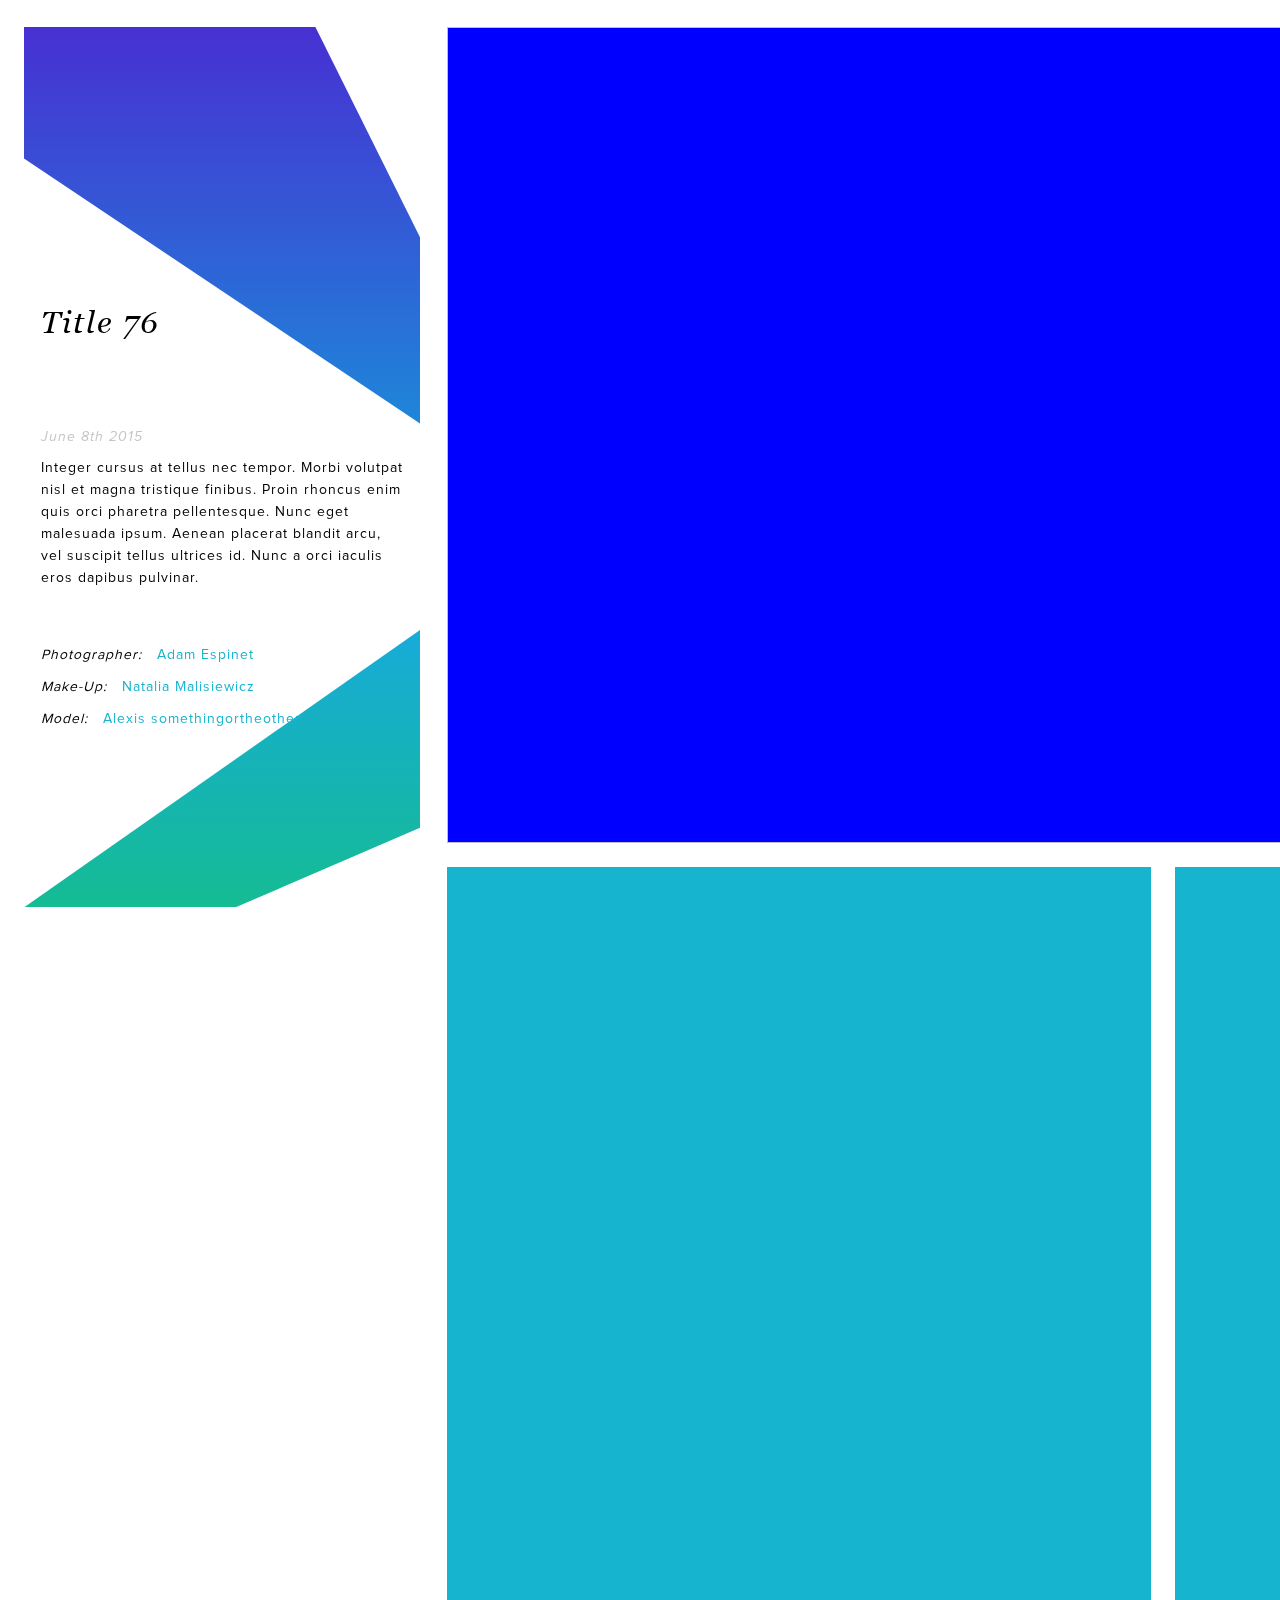
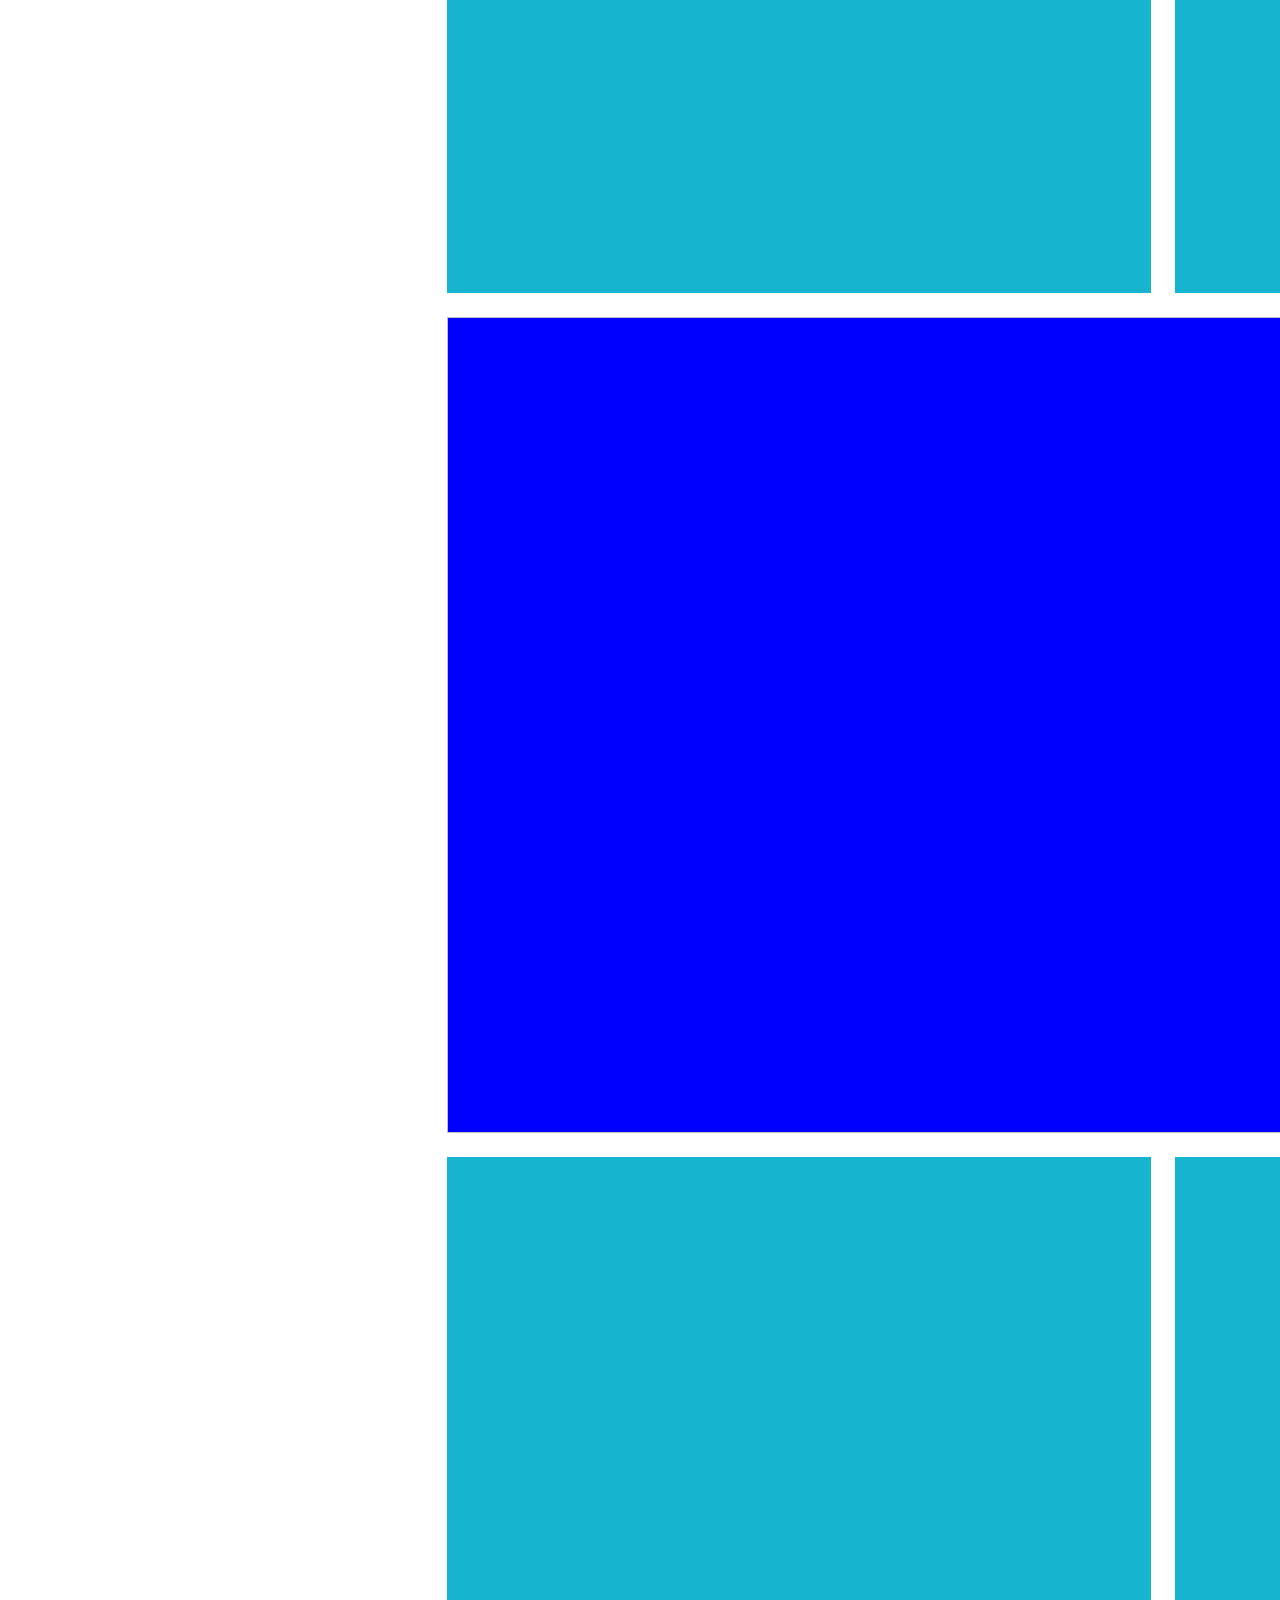
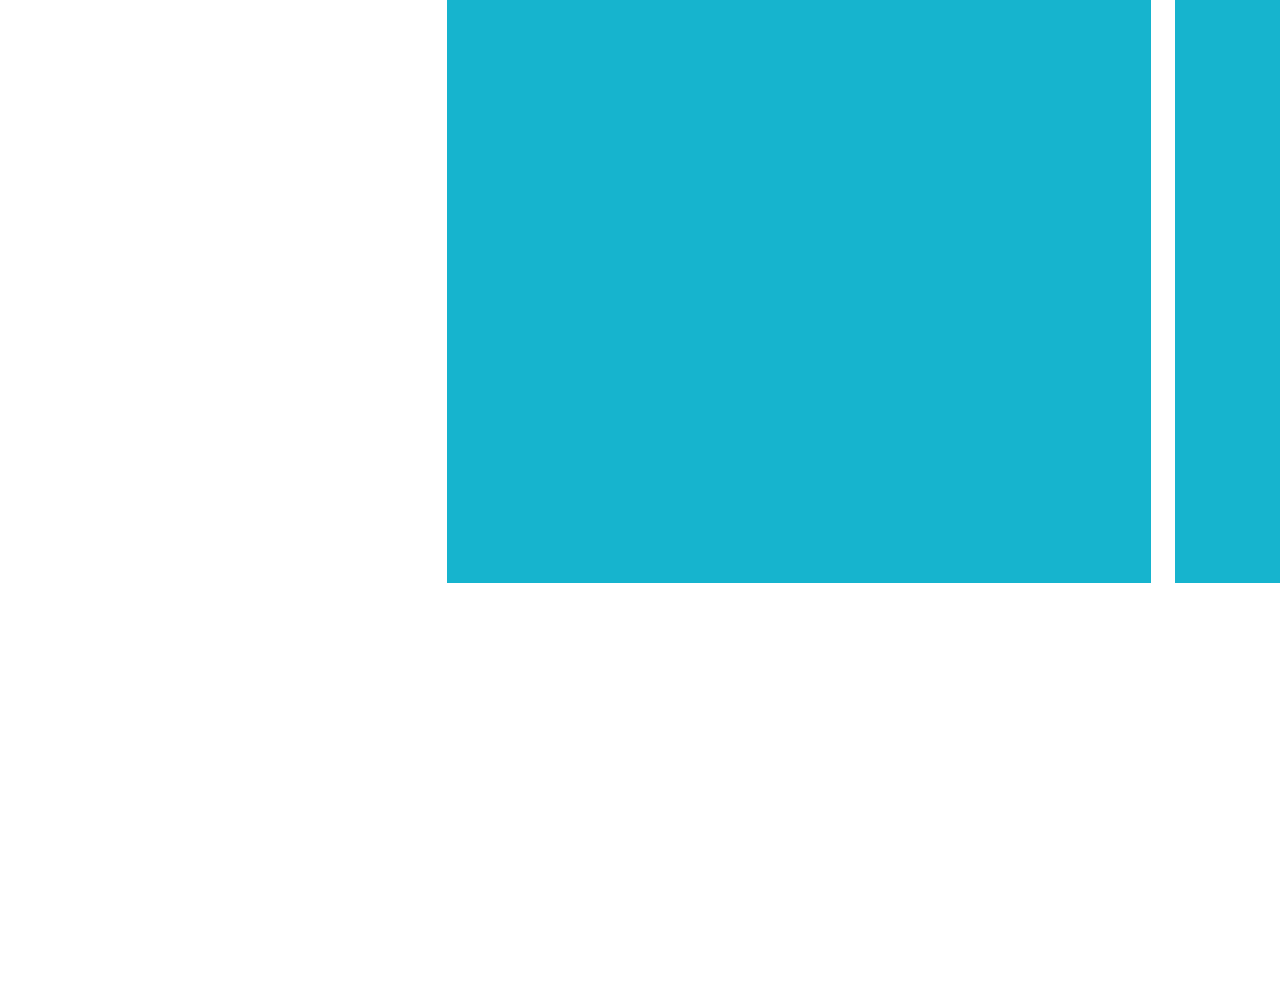
<file: adamespinet2015/portfolio.html>
<!DOCTYPE html>
<html>
  <head>
    <title>Adam Espinet</title>
    <link href='css/style.css' rel='stylesheet'>
  </head>
  <body>
    <div id='main-wrap'>
      <div id='write-up'>
        <div id='accents-portfolio'>
          <div id='shape-top'>
            <svg>
              <defs>
                <linearGradient id='grad5' x1='50%' x2='50%' y1='0%' y2='100%'>
                  <stop offset='0%' style='stop-color:rgb(71,48,210);stop-opacity:1'></stop>
                  <stop offset='100%' style='stop-color:rgb(30,134,217);stop-opacity:1'></stop>
                </linearGradient>
              </defs>
              <path d='M0,0 0,131.5 396,396.5 396,210.2 291.4,0z' fill='url(#grad5)'></path>
            </svg>
          </div>
          <div id='shape-bottom'>
            <svg>
              <defs>
                <linearGradient id='grad6' x1='50%' x2='50%' y1='0%' y2='100%'>
                  <stop offset='0%' style='stop-color:rgb(23,171,217);stop-opacity:1'></stop>
                  <stop offset='100%' style='stop-color:rgb(21,188,147);stop-opacity:1'></stop>
                </linearGradient>
              </defs>
              <path d='M396,0 0,277.4 211.3,277.4 396,197.8z' fill='url(#grad6)'></path>
            </svg>
          </div>
        </div>
        <div id='copy-portfolio'>
          <h3 class='g400i'>Title 76</h3>
          <h6 class='p400i'>June 8th 2015</h6>
          <p class='p400'>Integer cursus at tellus nec tempor. Morbi volutpat nisl et magna tristique finibus. Proin rhoncus enim quis orci pharetra pellentesque. Nunc eget malesuada ipsum. Aenean placerat blandit arcu, vel suscipit tellus ultrices id. Nunc a orci iaculis eros dapibus pulvinar.</p>
          <ul>
            <li class='p400'>
              Photographer: &nbsp;
              <a class='p400' href='index.html'>Adam Espinet</a>
            </li>
            <li class='p400'>
              Make-Up: &nbsp;
              <a class='p400' href='#'>Natalia Malisiewicz</a>
            </li>
            <li class='p400'>
              Model: &nbsp;
              <a class='p400' href='#'>Alexis somethingortheother</a>
            </li>
          </ul>
        </div>
      </div>
      <div id='photo-container'>
        <img class='photo-1column'>
        <div class='photo-2column'></div>
        <div class='photo-2column'></div>
        <img class='photo-1column'>
        <div class='photo-2column'></div>
        <div class='photo-2column'></div>
      </div>
    </div>
    <script src='https://ajax.googleapis.com/ajax/libs/jquery/1.11.3/jquery.min.js'></script>
    <script src='js/jquery.smoothState.min.js'></script>
    <script src='js/adamespinet.js'></script>
  </body>
</html>
</file>
<file: adamespinet2015/css/style.css>
html, body, div, span, applet, object, iframe,
h1, h2, h3, h4, h5, h6, p, blockquote, pre,
a, abbr, acronym, address, big, cite, code,
del, dfn, em, img, ins, kbd, q, s, samp,
small, strike, strong, sub, sup, tt, var,
b, u, i, center,
dl, dt, dd, ol, ul, li,
fieldset, form, label, legend,
table, caption, tbody, tfoot, thead, tr, th, td,
article, aside, canvas, details, figcaption, figure,
footer, header, hgroup, menu, nav, section, summary,
time, mark, audio, video {
  margin: 0;
  padding: 0;
  border: 0;
  outline: 0;
  font-size: 100%;
  font: inherit;
  vertical-align: baseline; }

/* HTML5 display-role reset for older browsers */
article, aside, details, figcaption, figure,
footer, header, hgroup, menu, nav, section {
  display: block; }

body {
  line-height: 1; }

ol, ul {
  list-style: none; }

blockquote, q {
  quotes: none; }

blockquote:before, blockquote:after,
q:before, q:after {
  content: "";
  content: none; }

/* remember to highlight inserts somehow */
ins {
  text-decoration: none; }

del {
  text-decoration: line-through; }

table {
  border-collapse: collapse;
  border-spacing: 0; }

/*# sourceMappingURL=reset.css.map */

html {
  width: 1855px;
  height: 4148px;
  margin: 27px 24px 27px 24px; }

body {
  width: 100%;
  height: 100%; }

#main-wrap {
  width: 100%;
  height: 100%; }

#wrap-top {
  height: 1839px; }
  #wrap-top #accents-top {
    height: 1839px;
    width: 100%;
    position: absolute;
    z-index: -1; }
  #wrap-top #home {
    height: 1053px;
    background-image: url("../img/BackgroundAbstract-70.jpg");
    background-position: 0 0;
    background-repeat: no-repeat;
    position: relative;
    z-index: -5; }
    #wrap-top #home #logo {
      width: 212px;
      height: 213px;
      display: block;
      margin: 0 auto;
      padding-top: 350px; }
    #wrap-top #home #head {
      width: 396px;
      margin: 0 auto;
      padding-top: 50px; }
      #wrap-top #home #head #name {
        text-align: center; }
      #wrap-top #home #head #title {
        text-align: center;
        padding-top: 10px; }
  #wrap-top #services {
    height: 840px; }
    #wrap-top #services .container {
      width: 1236px;
      height: 501px;
      margin: 0 auto;
      padding-top: 129px; }
      #wrap-top #services .container h3 {
        text-align: center; }
      #wrap-top #services .container #icons {
        width: 1026px;
        height: 296.5px;
        margin: 0 auto; }
        #wrap-top #services .container #icons .icon {
          width: 238.5px;
          height: 238.5px;
          float: left; }
          #wrap-top #services .container #icons .icon:nth-child(-n+3) {
            margin: 0 24px 0 0; }
          #wrap-top #services .container #icons .icon svg {
            width: 217px;
            height: 211px;
            display: block;
            margin: 0 auto;
            -webkit-transform: scale(0.65); }
            #wrap-top #services .container #icons .icon svg:hover path {
              fill: #fff; }
            #wrap-top #services .container #icons .icon svg path {
              fill: #fff; }
          #wrap-top #services .container #icons .icon h4 {
            text-align: center;
            margin-top: 40px; }
      #wrap-top #services .container #content {
        width: 1026px;
        height: 105px;
        margin: 0 auto;
        margin-top: 50px; }
        #wrap-top #services .container #content p {
          width: 501px;
          float: left; }
          #wrap-top #services .container #content p:first-child {
            margin: 0 24px 0 0; }

#portfolio {
  height: 840px;
  padding-top: 24px;
  -webkit-transform: translate3d(0, 0, 0); }
  #portfolio .img-wrap {
    width: 601.3px;
    height: 396px;
    margin: 0 24px 24px 0;
    float: left;
    overflow: hidden;
    display: inline-block; }
    #portfolio .img-wrap:nth-child(-n+3) figure figcaption {
      background-color: #1c94d9; }
    #portfolio .img-wrap:nth-child(3n) {
      margin: 0 0 25px 0; }
    #portfolio .img-wrap figure {
      margin: 0;
      position: relative; }
      #portfolio .img-wrap figure img {
        -webkit-transform-origin: center center;
        -webkit-transform: scale(1);
        -webkit-transition: all 0.3s ease;
        display: block;
        position: relative; }
      #portfolio .img-wrap figure:hover figcaption {
        opacity: 1;
        transform: translate(0, 15px); }
      #portfolio .img-wrap figure:hover img {
        -webkit-filter: blur(2px);
        -webkit-transform: scale(1.08);
        -webkit-transform-origin: center center;
        -webkit-backface-visibility: hidden; }
    #portfolio .img-wrap figcaption {
      position: absolute;
      top: 25%;
      left: 16%;
      padding: 55px;
      background-color: #17a5d9;
      width: 50%;
      height: 50px;
      opacity: 0;
      margin: 0 auto;
      display: block;
      -webkit-transition: all 0.3s ease; }
      #portfolio .img-wrap figcaption h5 {
        text-align: center; }
      #portfolio .img-wrap figcaption a {
        margin: 15px auto;
        text-align: center;
        display: block;
        position: relative; }

#wrap-bottom {
  height: 1445px; }
  #wrap-bottom #accents-bottom {
    height: 100%;
    width: 100%;
    position: absolute;
    z-index: -3; }
  #wrap-bottom #about {
    height: 840px; }
    #wrap-bottom #about #headshot {
      width: 606px;
      height: 711px;
      display: block;
      float: left;
      margin: 55px 0 0 230px; }
    #wrap-bottom #about #writeup {
      width: 711px;
      margin: 360px 0 0 60px;
      float: left; }
      #wrap-bottom #about #writeup #title {
        width: 186px;
        height: 100%;
        float: left;
        text-align: left; }
      #wrap-bottom #about #writeup #about-content {
        width: 501px;
        float: left; }
        #wrap-bottom #about #writeup #about-content p {
          text-align: left; }
  #wrap-bottom footer {
    height: 605px; }
    #wrap-bottom footer h3 {
      text-align: center;
      display: block; }
    #wrap-bottom footer #contact {
      width: 450px;
      height: 186px;
      margin-top: 150px;
      position: absolute;
      left: 150px; }
      #wrap-bottom footer #contact ul {
        float: left;
        display: inline-block; }
        #wrap-bottom footer #contact ul:first-child {
          padding-right: 150px; }
    #wrap-bottom footer form {
      width: 396px;
      position: absolute;
      left: 850px;
      margin-top: 125px; }
      #wrap-bottom footer form input {
        width: 380px;
        height: 44px;
        margin-top: 22px;
        box-shadow: none;
        border: none; }
        #wrap-bottom footer form input:focus {
          box-shadow: none;
          outline: none; }
      #wrap-bottom footer form textarea {
        width: 364px;
        height: 176px;
        resize: none;
        margin-top: 22px;
        box-shadow: none;
        border: none; }
        #wrap-bottom footer form textarea:focus {
          box-shadow: none;
          outline: none; }
      #wrap-bottom footer form label #check {
        float: left;
        width: 44px;
        transform: scale(0.5);
        padding: 0;
        margin: 16px 0 0 0; }
      #wrap-bottom footer form #submit {
        float: right;
        margin-top: 18px;
        border: 1px #fff solid;
        background-color: #fff;
        color: #15baa9;
        width: 100px; }
        #wrap-bottom footer form #submit:hover {
          background-color: #15baa9;
          color: #fff; }
    #wrap-bottom footer #logo-bottom {
      width: 250px;
      height: 250px;
      margin: 300px 50px 0 0;
      display: block;
      float: right; }

#accents-top #triangle-top {
  float: right; }
  #accents-top #triangle-top svg {
    width: 396px;
    height: 944px; }
#accents-top #shape-purple-blue {
  margin-top: 391px;
  float: left;
  position: absolute; }
  #accents-top #shape-purple-blue svg {
    width: 1855px;
    height: 1445px; }

#accents-bottom #shape-blue-green {
  float: right; }
  #accents-bottom #shape-blue-green svg {
    width: 1273.3px;
    height: 1445px; }
#accents-bottom #triangle-green {
  margin-top: 1235px;
  position: absolute; }
  #accents-bottom #triangle-green svg {
    width: 523.7px;
    height: 210px; }

#write-up {
  width: 396px;
  height: 100vh;
  position: fixed; }
  #write-up #copy-portfolio {
    width: 362px;
    height: 1050px;
    padding: 0;
    margin: 0 auto; }
    #write-up #copy-portfolio h3 {
      margin: 280px 0 0 0; }
    #write-up #copy-portfolio h6 {
      margin: 80px 0 0 0; }
    #write-up #copy-portfolio p {
      margin: 22px 0 0 0; }
      #write-up #copy-portfolio p:first-of-type {
        margin-top: 0; }
    #write-up #copy-portfolio ul {
      margin: 50px 0 0 0; }

#photo-container {
  width: 1432px;
  height: 3600px;
  float: right; }
  #photo-container .photo-1column {
    float: right;
    width: 1432px;
    height: 816px;
    background-color: blue;
    margin: 0 0 24px 0;
    content: ""; }
  #photo-container .photo-2column {
    float: left;
    width: 704px;
    height: 1026px;
    margin: 0 0 24px 0;
    background-color: #16b4ce; }
    #photo-container .photo-2column:nth-of-type(odd) {
      margin: 0 24px 0 0; }

#accents-portfolio {
  z-index: -1;
  position: relative; }
  #accents-portfolio #shape-top {
    position: absolute; }
    #accents-portfolio #shape-top svg {
      width: 396px;
      height: 396.5px; }
  #accents-portfolio #shape-bottom {
    margin: 67vh 0 0 0;
    position: absolute; }
    #accents-portfolio #shape-bottom svg {
      width: 396px;
      height: 277.4px; }

/* helper classes */
.hide {
  visibility: hidden; }

.show {
  visibility: visible; }

.delay {
  animation-delay: 0.5s; }

.delay-medium {
  animation-delay: 1s; }

/* animated */
.animated {
  -webkit-animation-duration: 1s;
  animation-duration: 1s;
  -webkit-animation-fill-mode: both;
  animation-fill-mode: both; }

.animated.infinite {
  -webkit-animation-iteration-count: infinite;
  animation-iteration-count: infinite; }

.pageAnimation {
  -webkit-animation-duration: 0.4s;
  animation-duration: 0.4s;
  -webkit-animation-fill-mode: both;
  animation-fill-mode: both; }

.isExiting {
  animation-direction: reverse; }

@keyframes bounce {
  0%, 20%, 53%, 80%, 100% {
    -webkit-animation-timing-function: cubic-bezier(0.215, 0.61, 0.355, 1);
    animation-timing-function: cubic-bezier(0.215, 0.61, 0.355, 1);
    -webkit-transform: translate3d(0, 0, 0);
    transform: translate3d(0, 0, 0); }
  40%, 43% {
    -webkit-animation-timing-function: cubic-bezier(0.755, 0.05, 0.855, 0.06);
    animation-timing-function: cubic-bezier(0.755, 0.05, 0.855, 0.06);
    -webkit-transform: translate3d(0, -30px, 0);
    transform: translate3d(0, -30px, 0); }
  70% {
    -webkit-animation-timing-function: cubic-bezier(0.755, 0.05, 0.855, 0.06);
    animation-timing-function: cubic-bezier(0.755, 0.05, 0.855, 0.06);
    -webkit-transform: translate3d(0, -15px, 0);
    transform: translate3d(0, -15px, 0); }
  90% {
    -webkit-transform: translate3d(0, -4px, 0);
    transform: translate3d(0, -4px, 0); } }
.bounce {
  -webkit-animation-name: bounce;
  animation-name: bounce;
  -webkit-transform-origin: center bottom;
  transform-origin: center bottom; }

@keyframes bounceInUp {
  0%, 60%, 75%, 90%, 100% {
    -webkit-animation-timing-function: cubic-bezier(0.215, 0.61, 0.355, 1);
    animation-timing-function: cubic-bezier(0.215, 0.61, 0.355, 1); }
  0% {
    opacity: 0;
    -webkit-transform: translate3d(0, 3000px, 0);
    transform: translate3d(0, 3000px, 0); }
  60% {
    -webkit-transform: translate3d(0, -20px, 0);
    transform: translate3d(0, -20px, 0); }
  75% {
    -webkit-transform: translate3d(0, 10px, 0);
    transform: translate3d(0, 10px, 0); }
  90% {
    -webkit-transform: translate3d(0, -5px, 0);
    transform: translate3d(0, -5px, 0); }
  100% {
    opacity: 1;
    -webkit-transform: translate3d(0, 0, 0);
    transform: translate3d(0, 0, 0); } }
.bounceInUp {
  -webkit-animation-name: bounceInUp;
  animation-name: bounceInUp; }

@keyframes fadeIn {
  0% {
    opacity: 0; }
  100% {
    opacity: 1; } }
.fadeIn {
  -webkit-animation-name: fadeIn;
  animation-name: fadeIn; }

@keyframes fadeInUp {
  0% {
    opacity: 0;
    -webkit-transform: translate3d(0, 50%, 0);
    transform: translate3d(0, 50%, 0); }
  100% {
    opacity: 1;
    -webkit-transform: none;
    transform: none; } }
.fadeInUp {
  -webkit-animation-name: fadeInUp;
  animation-name: fadeInUp; }

@keyframes fadeInDown {
  0% {
    opacity: 0;
    -webkit-transform: translate3d(0, -25%, 0);
    transform: translate3d(0, -25%, 0); }
  100% {
    opacity: 1;
    -webkit-transform: none;
    transform: none; } }
.fadeInDown {
  -webkit-animation-name: fadeInDown;
  animation-name: fadeInDown; }

@keyframes fadeInLeft {
  0% {
    opacity: 0;
    -webkit-transform: translate3d(50%, 0, 0);
    transform: translate3d(50%, 0%, 0); }
  100% {
    opacity: 1;
    -webkit-transform: none;
    transform: none; } }
.fadeInLeft {
  -webkit-animation-name: fadeInLeft;
  animation-name: fadeInLeft; }

@keyframes fadeInRight {
  0% {
    opacity: 0;
    -webkit-transform: translate3d(-50%, 0, 0);
    transform: translate3d(-50%, 0, 0); }
  100% {
    opacity: 1;
    -webkit-transform: none;
    transform: none; } }
.fadeInRight {
  -webkit-animation-name: fadeInRight;
  animation-name: fadeInRight; }

/*# sourceMappingURL=main.css.map */

@font-face {
  font-family: "GeorgiaNorm";
  src: url("../fonts/georgia.ttf") format("truetype");
  font-weight: normal;
  font-style: normal; }
@font-face {
  font-family: "GeorgiaBold";
  src: url("../fonts/georgiab.ttf") format("truetype");
  font-weight: normal;
  font-style: normal; }
@font-face {
  font-family: "GeorgiaItalic";
  src: url("../fonts/georgiai.ttf") format("truetype");
  font-weight: normal;
  font-style: normal; }
@font-face {
  font-family: "MyriadRegular";
  src: url("../fonts/MyriadPro-Regular.otf") format("opentype");
  font-weight: normal;
  font-style: normal; }
@font-face {
  font-family: "MyriadLight";
  src: url("../fonts/MyriadPro-Light.otf") format("opentype");
  font-weight: normal;
  font-style: normal; }
@font-face {
  font-family: "ProximaNova";
  src: url("../fonts/ProximaNova-Regular.otf") format("opentype");
  font-weight: normal;
  font-style: normal; }
@font-face {
  font-family: "ProximaNovaItalic";
  src: url("../fonts/ProximaNova-RegularItalic.otf") format("opentype");
  font-weight: normal;
  font-style: normal; }
@font-face {
  font-family: "ProximaNovaLight";
  src: url("../fonts/ProximaNova-Light.otf") format("opentype");
  font-weight: normal;
  font-style: normal; }
@font-face {
  font-family: "ProximaNovaLightItalic";
  src: url("../fonts/ProximaNova-LightItalic.otf") format("opentype");
  font-weight: normal;
  font-style: normal; }
.g400 {
  font-family: "GeorgiaNorm";
  font-weight: 400;
  font-style: normal; }

.g400i {
  font-family: "GeorgiaItalic";
  font-weight: 400;
  font-style: italic; }

.m400 {
  font-family: "MyriadRegular";
  font-weight: 400;
  font-style: normal; }

.m200 {
  font-family: "MyriadLight";
  font-weight: 200; }

.p400 {
  font-family: "ProximaNova";
  font-weight: 400;
  font-style: normal; }

.p400i {
  font-family: "ProximaNovaItalic";
  font-weight: 400;
  font-style: normal; }

.p300 {
  font-family: "ProximaNovaLight";
  font-weight: 300;
  font-style: normal; }

.p300i {
  font-family: "ProximaNovaLightItalic";
  font-weight: 100;
  font-style: normal; }

#name h1 {
  font-size: 45px;
  color: #fff;
  letter-spacing: 7px;
  font-variant: small-caps; }

#title h2 {
  font-size: 16px;
  color: #fff;
  letter-spacing: 7px;
  font-variant: small-caps; }

h3 {
  font-size: 31px;
  letter-spacing: 2px;
  color: #fff; }

.about {
  color: #16b4ce; }

p {
  font-size: 14px;
  color: #fff;
  line-height: 22px;
  letter-spacing: 1px; }

.icon h4 {
  font-size: 18px;
  letter-spacing: 2px;
  color: #fff; }

figcaption h5 {
  font-size: 22px;
  letter-spacing: 2px;
  color: #fff; }
figcaption a {
  font-size: 14px;
  letter-spacing: 2px;
  color: #fff;
  text-decoration: none; }
  figcaption a:hover {
    text-decoration: underline; }

li {
  font-size: 18px;
  line-height: 44px;
  color: #15baa9; }
  li a {
    color: #15baa9;
    text-decoration: none; }
    li a:hover {
      color: #16b4ce; }
    li a:visited {
      color: #15baa9; }

ul:first-child li:nth-child(2) {
  padding-top: 44px; }

label {
  font-size: 14px;
  letter-spacing: 0.5px;
  line-height: 78px;
  color: #fff; }

#submit {
  font-family: "MyriadRegular", sans-serif;
  font-weight: 400;
  font-style: normal;
  line-height: 42px; }

input {
  line-height: 22px;
  color: #15baa9;
  padding: 0 0 0 16px; }

input::-webkit-input-placeholder {
  line-height: 22px;
  color: #c5c5c5; }

textarea {
  line-height: 22px;
  color: #15baa9;
  padding: 16px 16px 16px 16px; }

textarea::-webkit-input-placeholder {
  line-height: 22px;
  color: #c5c5c5; }

#copy-portfolio h3 {
  font-size: 31px;
  letter-spacing: 2px;
  color: #000; }
#copy-portfolio h6 {
  font-size: 14px;
  line-height: 39px;
  letter-spacing: 1px;
  color: #c5c5c5; }
#copy-portfolio p {
  font-size: 14px;
  line-height: 22px;
  letter-spacing: 1px;
  color: #000; }
#copy-portfolio li {
  font-size: 14px;
  line-height: 32px;
  letter-spacing: 1px;
  font-style: italic;
  color: #000; }
  #copy-portfolio li a {
    color: #16b4ce;
    letter-spacing: 1px; }
    #copy-portfolio li a:hover {
      color: red; }

/*# sourceMappingURL=type.css.map */



/*# sourceMappingURL=color.css.map */
</file>
